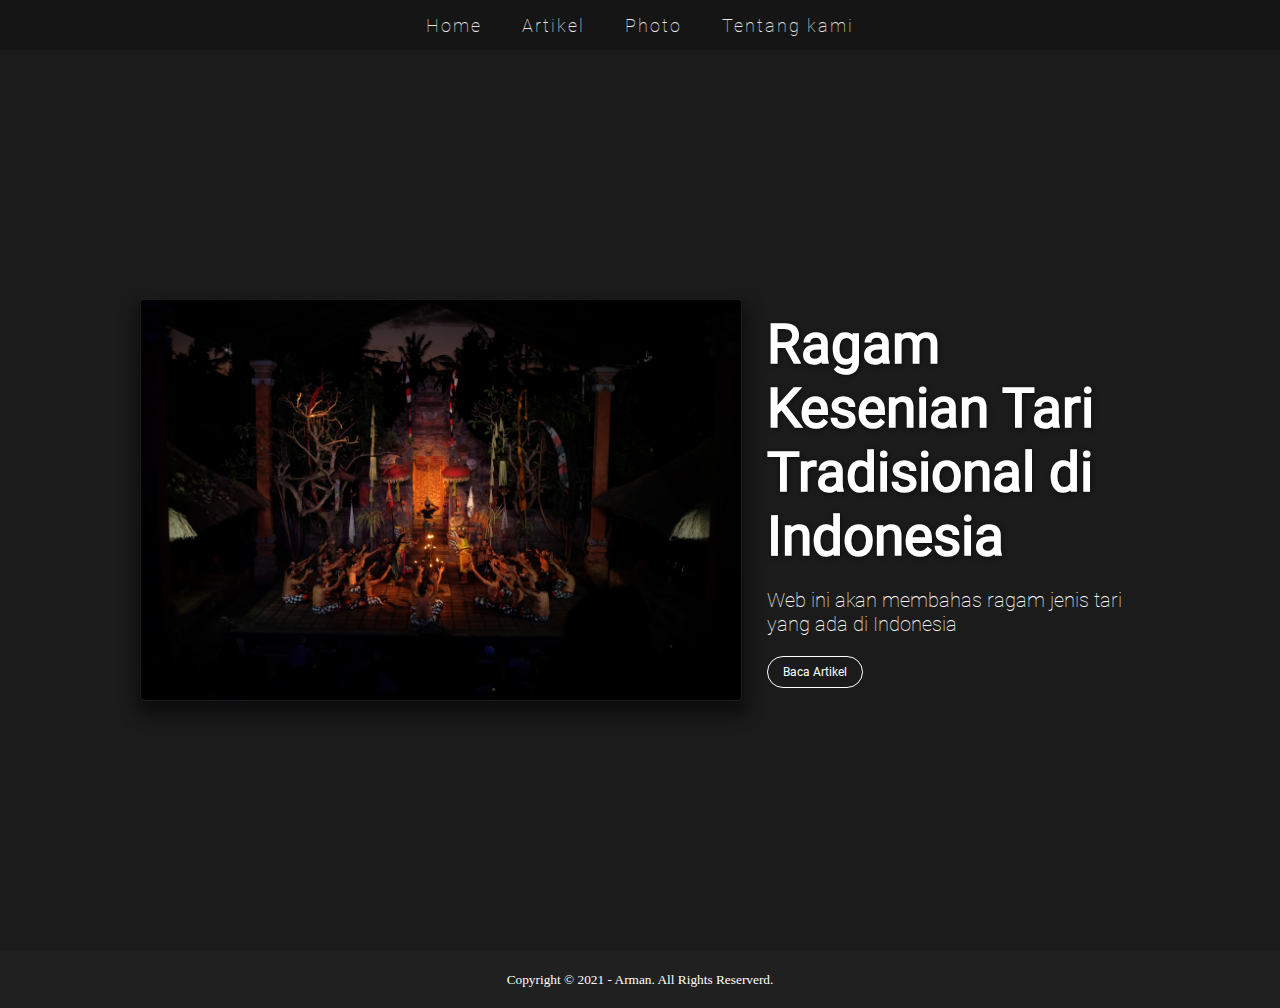
<file: index.html>
<!DOCTYPE html>
<html lang="en">
<head>
    <meta charset="UTF-8">
    <meta http-equiv="X-UA-Compatible" content="IE=edge">
    <meta name="viewport" content="width=device-width, initial-scale=1.0">
    <link rel="stylesheet" href="style.css">
    <title>Desain Web Arman</title>
</head>
<body>
   <div class="wrapper">
      <nav>
         <a href="index.html">Home</a>
         <a href="artikel.html">Artikel</a>
         <a href="photo.html">Photo</a>
         <a href="tentang.html">Tentang kami</a>
      </nav> 
      <div class="container" style="height: 100vh;">
          <div class="content">
            <img src="img/background.jpg" alt="tari">
            <div class="opening">
               <h1>Ragam Kesenian Tari Tradisional di Indonesia</h1>
               <p>Web ini akan membahas ragam jenis tari yang ada di Indonesia</p>
               <a href="artikel.html">Baca Artikel</a>
            </div>
         </div>
      </div>
      <!-- footer -->
      <footer>
         <small>Copyright &copy; 2021 - Arman. All Rights Reserverd. </small>
      </footer>
   </div>
</body>
</html>
</file>
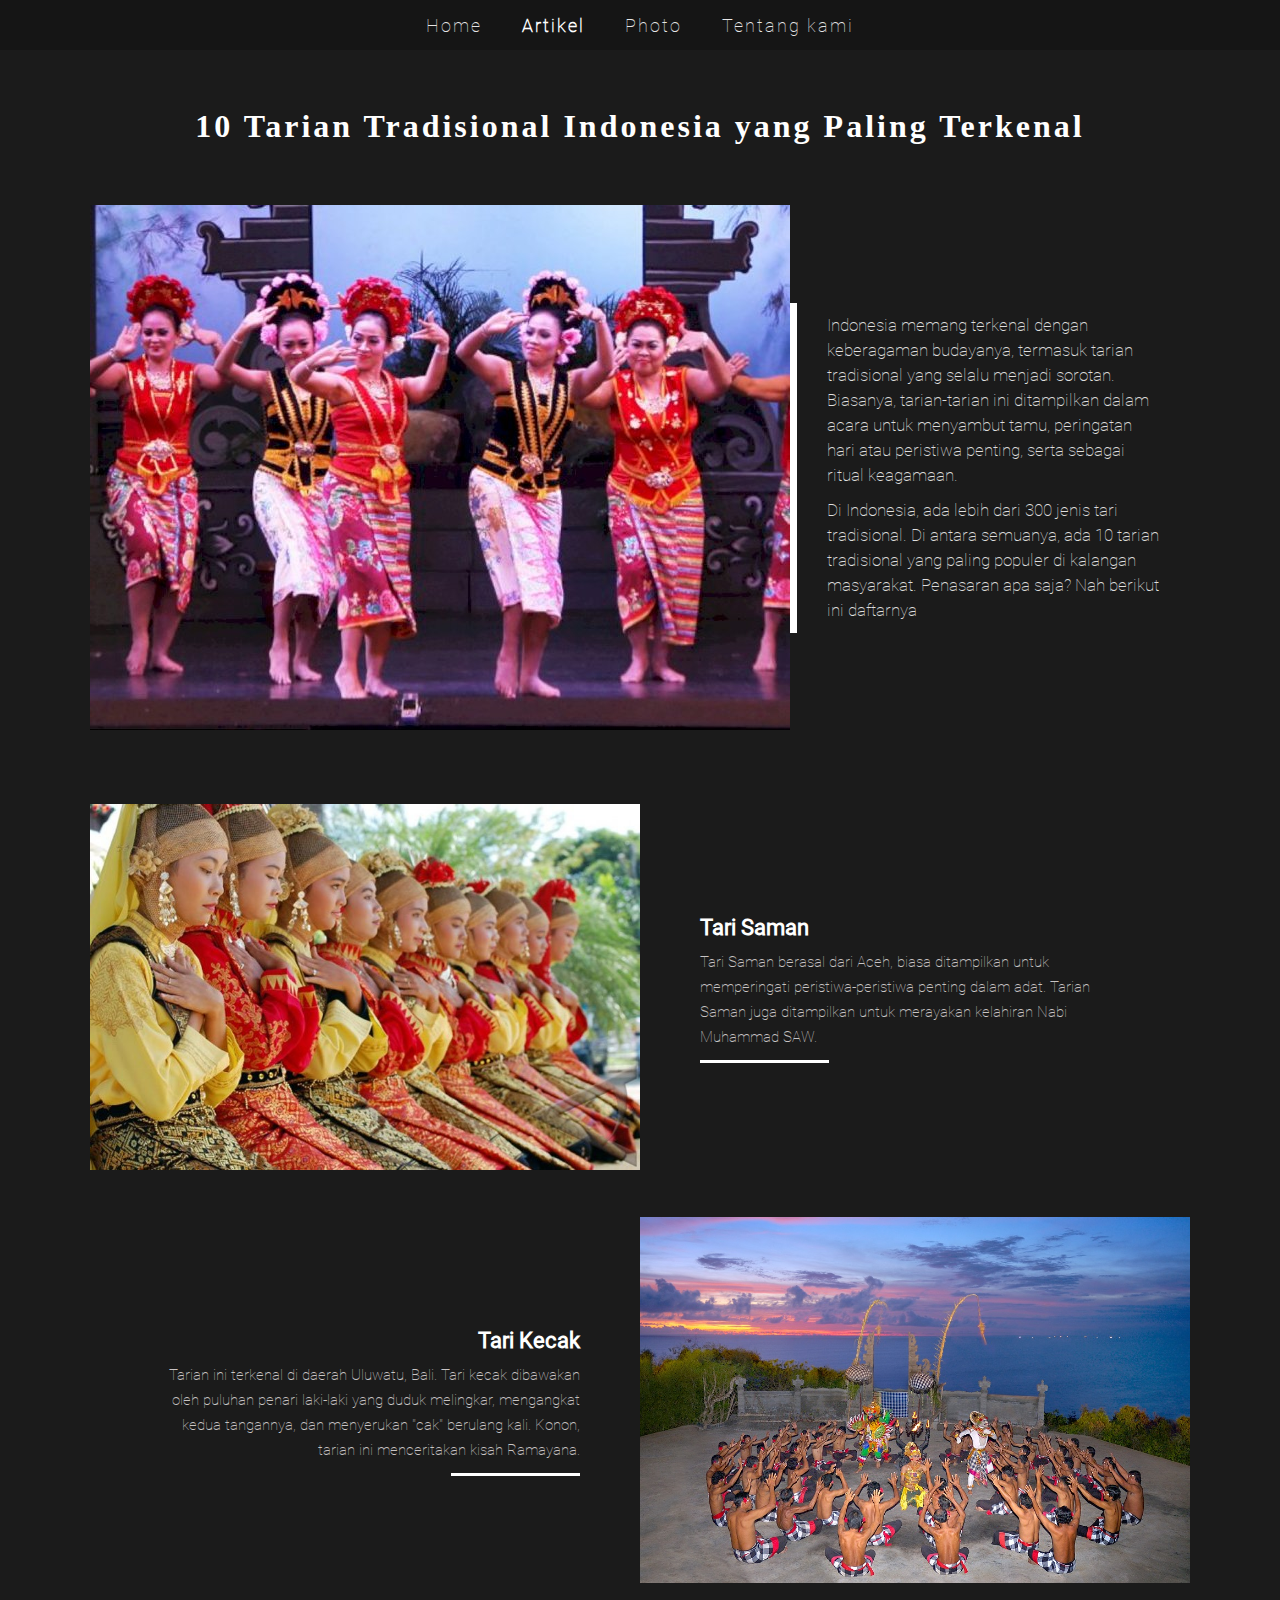
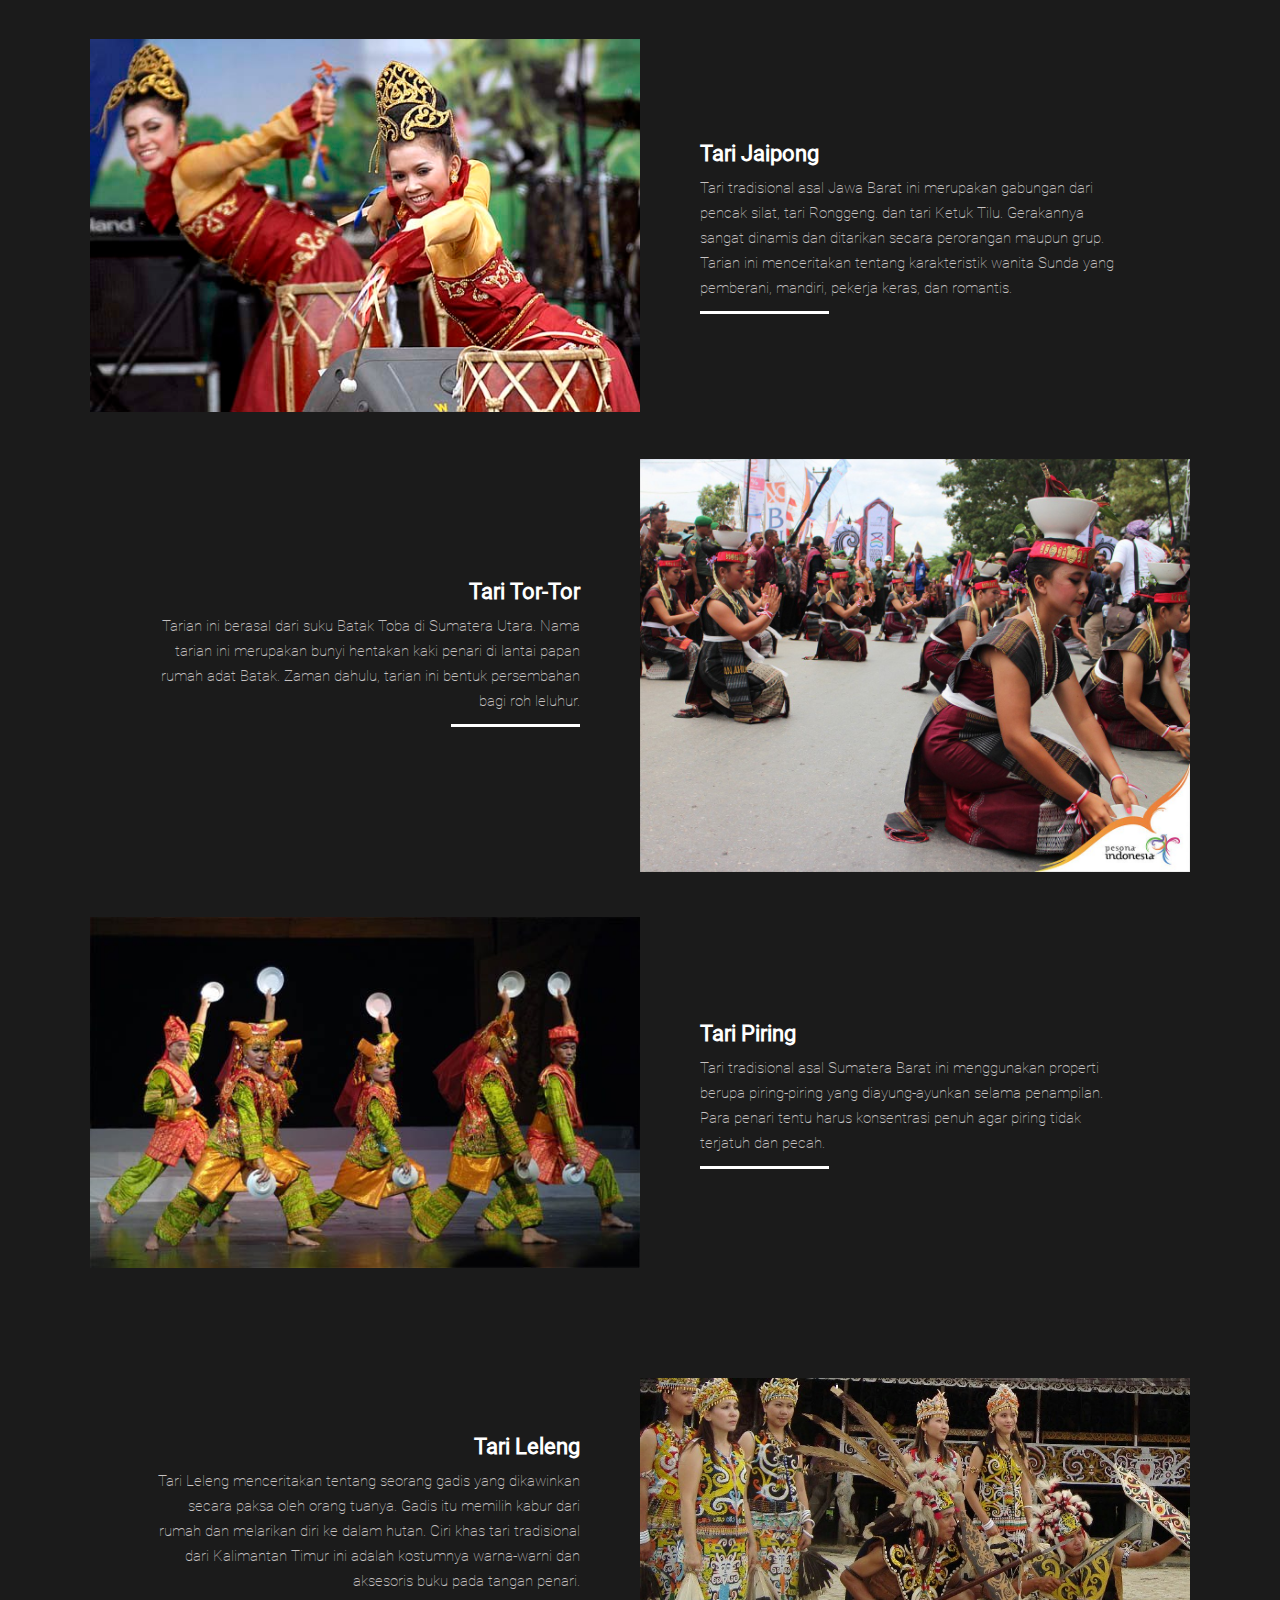
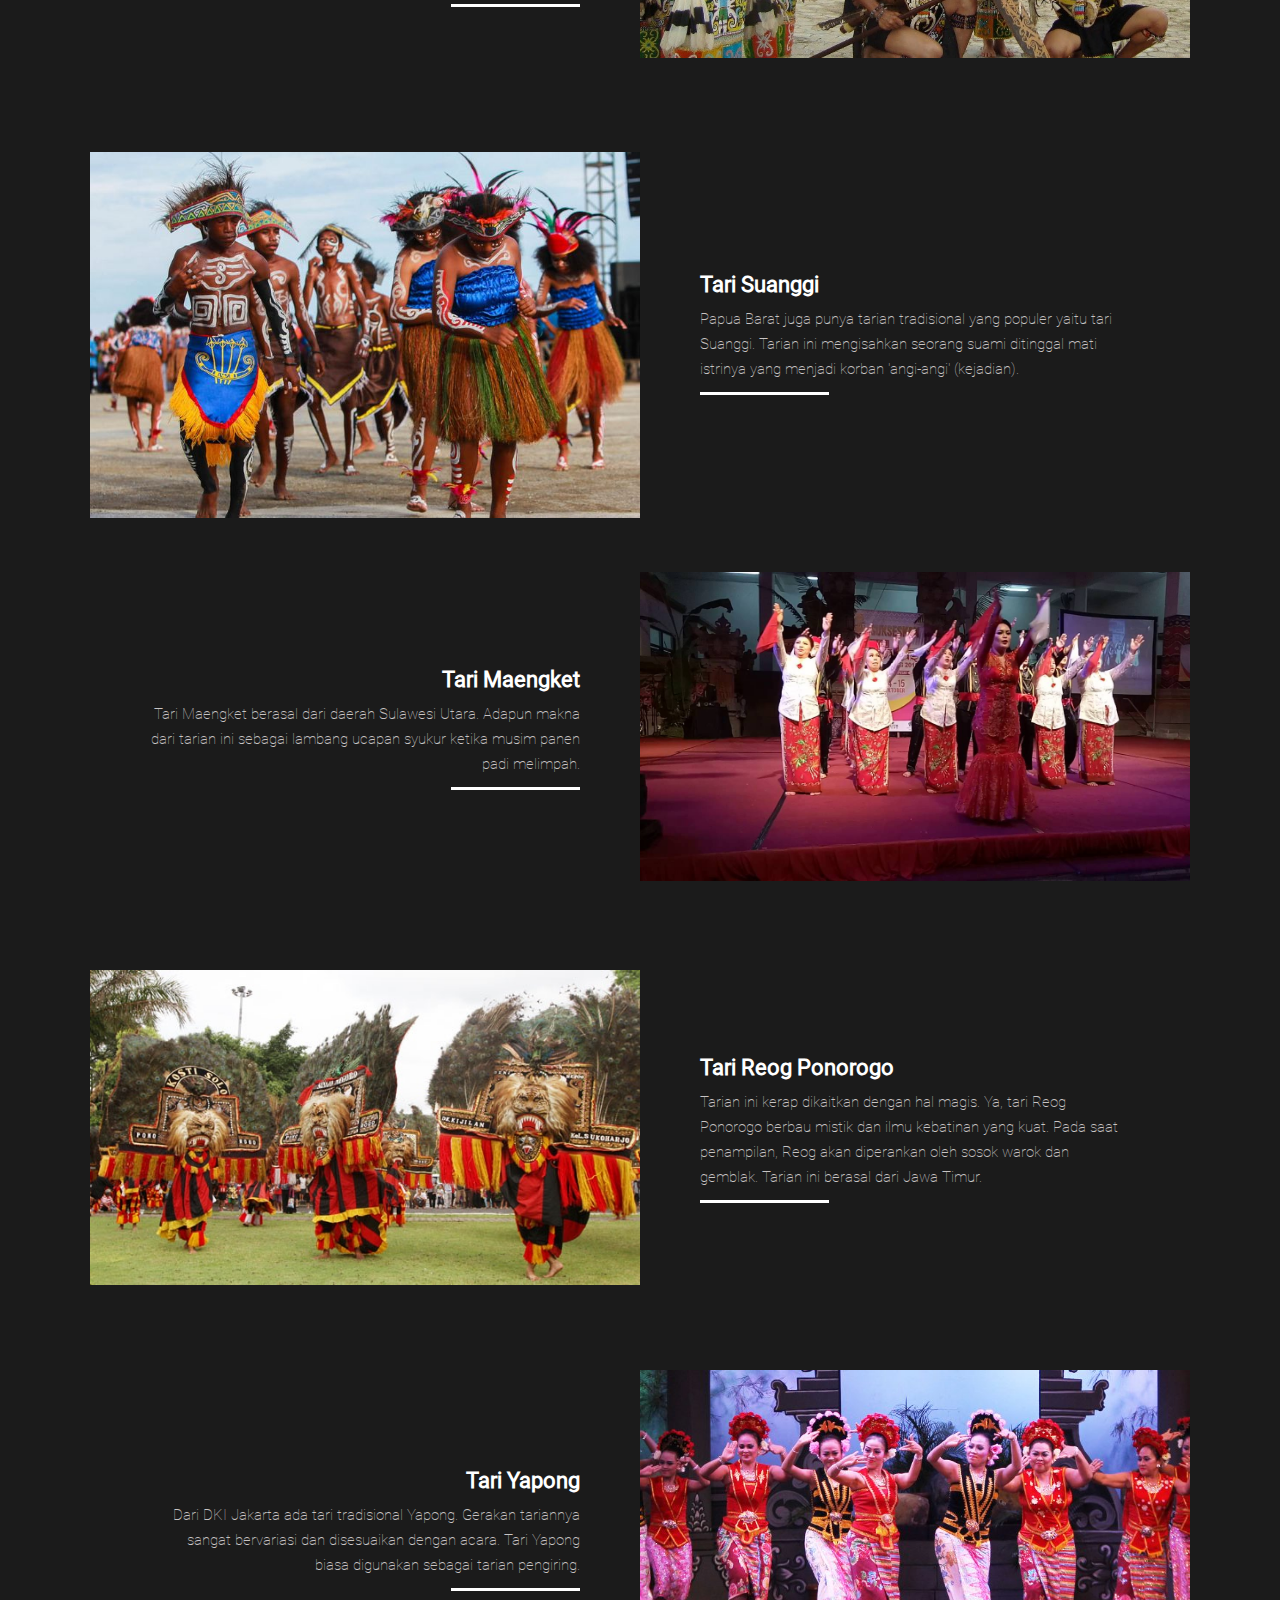
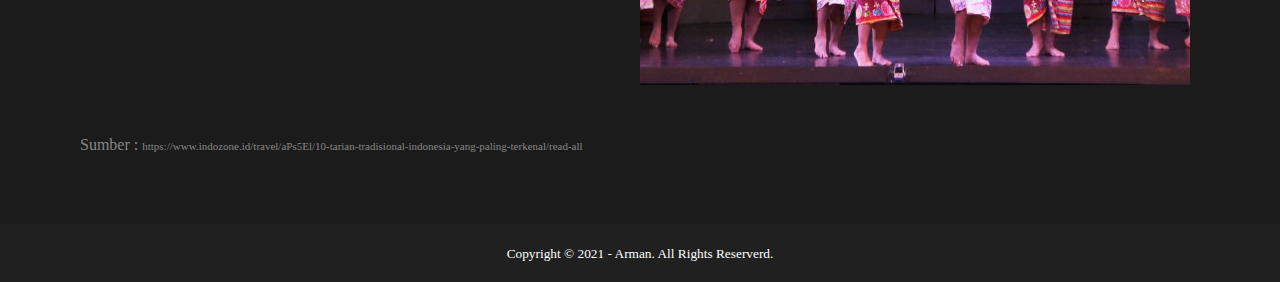
<file: artikel.html>
<!DOCTYPE html>
<html lang="en">
<head>
    <meta charset="UTF-8">
    <meta http-equiv="X-UA-Compatible" content="IE=edge">
    <meta name="viewport" content="width=device-width, initial-scale=1.0">
    <link rel="stylesheet" href="style.css">
    <title>Desain Web Arman</title>
</head>
<body>
    <div class="wrapper">
      <nav>
         <a href="index.html">Home</a>
         <a class="active" href="artikel.html">Artikel</a>
         <a href="photo.html">Photo</a>
         <a href="tentang.html">Tentang kami</a>
      </nav> 
      <br>
        <div class="container">
          
            <div class="artikel" id="article">
                <h1>10 Tarian Tradisional Indonesia yang Paling Terkenal</h1>
                <div class="artikel-content">
                    <img src="img/img-artikel.jpg" alt="tari1">
                    <div class="caption-artikel">
                        <!-- <h2>10 Tarian Tradisional Indonesia yang Paling Terkenal</h2> -->
                        <p>
                            Indonesia memang terkenal dengan keberagaman budayanya, termasuk tarian tradisional yang selalu menjadi sorotan. Biasanya, tarian-tarian ini ditampilkan dalam acara untuk menyambut tamu, peringatan hari atau peristiwa penting, serta sebagai ritual keagamaan.
                        </p>
                        <p>
                            Di Indonesia, ada lebih dari 300 jenis tari tradisional. Di antara semuanya, ada 10 tarian tradisional yang paling populer di kalangan masyarakat. Penasaran apa saja? Nah berikut ini daftarnya
                        </p>
                    </div>
                </div>

                <!-- Tari Saman -->
                <div class="artikel-galeri-1">
                    <div class="img-artikel-galeri-1">
                        <img src="img/tari-saman.jpg" alt="img-2">
                    </div>
                    <div class="caption-artikel-galeri-1">
                        <h2>Tari Saman</h2>
                        <p>Tari Saman berasal dari Aceh, biasa ditampilkan untuk memperingati peristiwa-peristiwa penting dalam adat. Tarian Saman juga ditampilkan untuk merayakan kelahiran Nabi Muhammad SAW.</p>
                        <div class="underline"></div>
                    </div>
                </div>

                <!-- Tari Kecak -->
                <div class="artikel-galeri-2">
                    <div class="img-artikel-galeri-2">
                        <img src="img/tari-kecak.jpg" alt="img-3">
                    </div>
                    <div class="caption-artikel-galeri-2">
                        <h2>Tari Kecak</h2>
                        <p>
                            Tarian ini terkenal di daerah Uluwatu, Bali. Tari kecak dibawakan oleh puluhan penari laki-laki yang duduk melingkar, mengangkat kedua tangannya, dan menyerukan "cak" berulang kali. Konon, tarian ini menceritakan kisah Ramayana.
                        </p>
                        <div class="underline"></div>
                    </div>
                </div>

                <!-- Tari Jaipong -->
                <div class="artikel-galeri-1">
                    <div class="img-artikel-galeri-1">
                        <img src="img/tari-jaipong.jpg" alt="img-2">
                    </div>
                    <div class="caption-artikel-galeri-1">
                        <h2>Tari Jaipong</h2>
                        <p>
                            Tari tradisional asal Jawa Barat ini merupakan gabungan dari pencak silat, tari Ronggeng. dan tari Ketuk Tilu. Gerakannya sangat dinamis dan ditarikan secara perorangan maupun grup. Tarian ini menceritakan tentang karakteristik wanita Sunda yang pemberani, mandiri, pekerja keras, dan romantis.
                        </p>
                        <div class="underline"></div>
                    </div>
                </div>

                <!-- Tari Tor tor -->
                <div class="artikel-galeri-2">
                    <div class="img-artikel-galeri-2">
                        <img src="img/tari-tor-tor.jpg" alt="img-3">
                    </div>
                    <div class="caption-artikel-galeri-2">
                        <h2>Tari Tor-Tor</h2>
                        <p>
                            Tarian ini berasal dari suku Batak Toba di Sumatera Utara. Nama tarian ini merupakan bunyi hentakan kaki penari di lantai papan rumah adat Batak. Zaman dahulu, tarian ini bentuk persembahan bagi roh leluhur.
                        </p>
                        <div class="underline"></div>
                    </div>
                </div>

                <!-- Tari Piring -->
                <div class="artikel-galeri-1">
                    <div class="img-artikel-galeri-1">
                        <img src="img/tari-piring.jpg" alt="img-2">
                    </div>
                    <div class="caption-artikel-galeri-1">
                        <h2>Tari Piring</h2>
                        <p>
                            Tari tradisional asal Sumatera Barat ini menggunakan properti berupa piring-piring yang diayung-ayunkan selama penampilan. Para penari tentu harus konsentrasi penuh agar piring tidak terjatuh dan pecah.
                        </p>
                        <div class="underline"></div>
                    </div>
                </div>

                <!-- Tari Leleng -->
                <div class="artikel-galeri-2">
                    <div class="img-artikel-galeri-2">
                        <img src="img/tari-leleng.jpg" alt="img-3">
                    </div>
                    <div class="caption-artikel-galeri-2">
                        <h2>Tari Leleng</h2>
                        <p>
                            Tari Leleng menceritakan tentang seorang gadis yang dikawinkan secara paksa oleh orang tuanya. Gadis itu memilih kabur dari rumah dan melarikan diri ke dalam hutan. Ciri khas tari tradisional dari Kalimantan Timur ini adalah kostumnya warna-warni dan aksesoris buku pada tangan penari.
                        </p>
                        <div class="underline"></div>
                    </div>
                </div>

                <!-- Tari Suanggi -->
                <div class="artikel-galeri-1">
                    <div class="img-artikel-galeri-1">
                        <img src="img/tari-suanggi.jpg" alt="img-2">
                    </div>
                    <div class="caption-artikel-galeri-1">
                        <h2>Tari Suanggi</h2>
                        <p>
                            Papua Barat juga punya tarian tradisional yang populer yaitu tari Suanggi. Tarian ini mengisahkan seorang suami ditinggal mati istrinya yang menjadi korban 'angi-angi' (kejadian).
                        </p>
                        <div class="underline"></div>
                    </div>
                </div>

                <!-- Tari Maengket -->
                <div class="artikel-galeri-2">
                    <div class="img-artikel-galeri-2">
                        <img src="img/tari-maengket.jpg" alt="img-3">
                    </div>
                    <div class="caption-artikel-galeri-2">
                        <h2>Tari Maengket</h2>
                        <p>
                            Tari Maengket berasal dari daerah Sulawesi Utara. Adapun makna dari tarian ini sebagai lambang ucapan syukur ketika musim panen padi melimpah.
                        </p>
                        <div class="underline"></div>
                    </div>
                </div>

                <!-- Tari reog ponorogo -->
                <div class="artikel-galeri-1">
                    <div class="img-artikel-galeri-1">
                        <img src="img/tari-reog-ponorogo.jpg" alt="img-2">
                    </div>
                    <div class="caption-artikel-galeri-1">
                        <h2>Tari Reog Ponorogo</h2>
                        <p>
                            Tarian ini kerap dikaitkan dengan hal magis. Ya, tari Reog Ponorogo berbau mistik dan ilmu kebatinan yang kuat. Pada saat penampilan, Reog akan diperankan oleh sosok warok dan gemblak. Tarian ini berasal dari Jawa Timur.
                        </p>
                        <div class="underline"></div>
                    </div>
                </div>

                <!-- Tari Yapong -->
                <div class="artikel-galeri-2">
                    <div class="img-artikel-galeri-2">
                        <img src="img/tari-yapong.jpg" alt="img-3">
                    </div>
                    <div class="caption-artikel-galeri-2">
                        <h2>Tari Yapong</h2>
                        <p>
                            Dari DKI Jakarta ada tari tradisional Yapong. Gerakan tariannya sangat bervariasi dan disesuaikan dengan acara. Tari Yapong biasa digunakan sebagai tarian pengiring.
                        </p>
                        <div class="underline"></div>
                    </div>
                </div>


                <span>Sumber : <a href="https://www.indozone.id/travel/aPs5El/10-tarian-tradisional-indonesia-yang-paling-terkenal/read-all" target="_blank">https://www.indozone.id/travel/aPs5El/10-tarian-tradisional-indonesia-yang-paling-terkenal/read-all</a></span>
            </div><!--./artikel-->
        </div><!-- ./Container-->

        <!-- footer -->
        <footer>
            <small>Copyright &copy; 2021 - Arman. All Rights Reserverd. </small>
        </footer>
    </div>
</body>
</html>
</file>
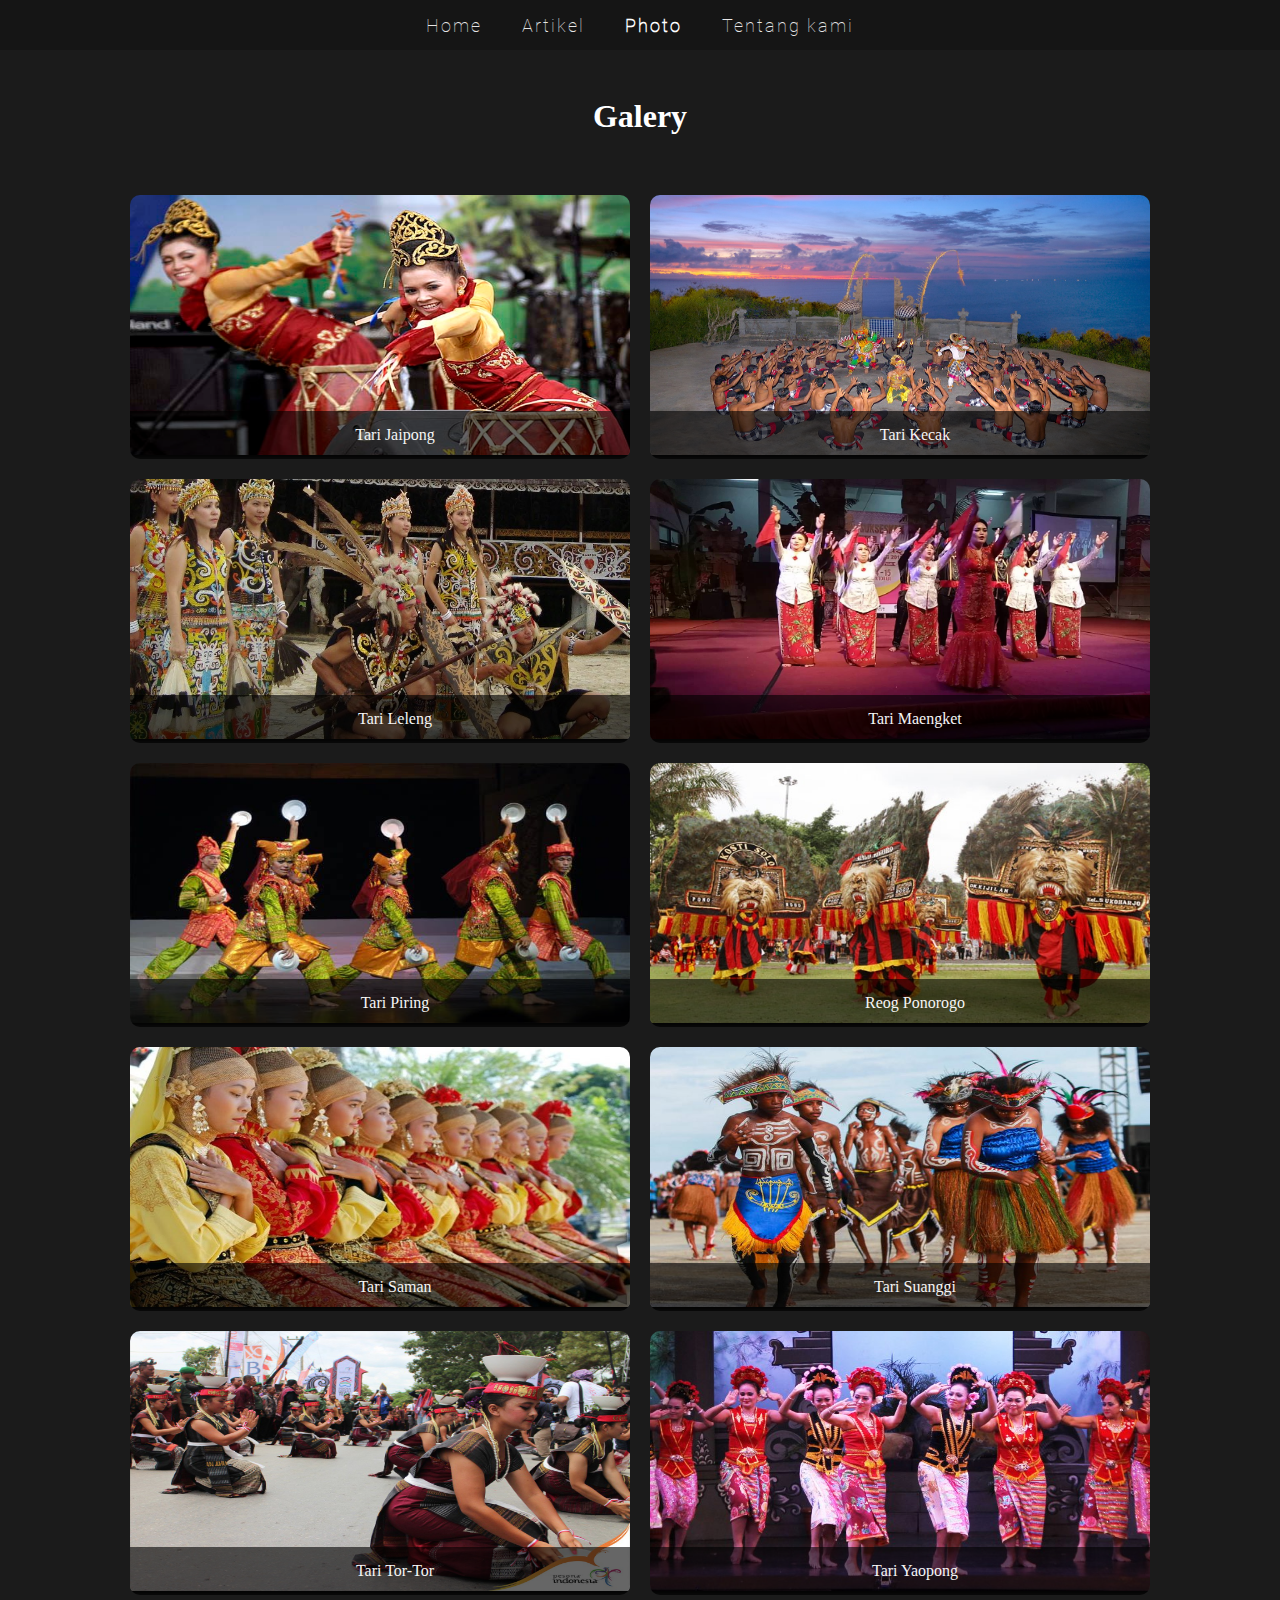
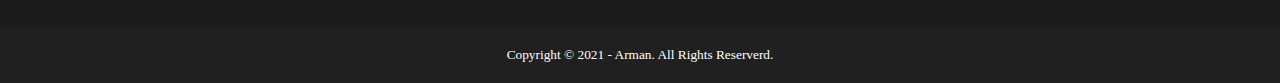
<file: photo.html>
<!DOCTYPE html>
<html lang="en">
<head>
    <meta charset="UTF-8">
    <meta http-equiv="X-UA-Compatible" content="IE=edge">
    <meta name="viewport" content="width=device-width, initial-scale=1.0">
    <link rel="stylesheet" href="style.css">
    <title>Desain Web Arman</title>
</head>
<body>
    <div class="wrapper">
        <nav>
            <a href="index.html">Home</a>
            <a href="artikel.html">Artikel</a>
            <a class="active" href="photo.html">Photo</a>
            <a href="tentang.html">Tentang kami</a>
         </nav> 
         <br>
        <div class="galery-photos" id="galery">
            <h1>Galery</h1>
            <div class="galery">
                <div class="img-card">
                    <img src="img/tari-jaipong.jpg" alt="img-1">
                    <p class="img-caption">Tari Jaipong</p>
                </div>
                <div class="img-card">
                    <img src="img/tari-kecak.jpg" alt="img-2">
                    <p class="img-caption">Tari Kecak</p>
                </div>
                <div class="img-card">
                    <img src="img/tari-leleng.jpg" alt="img-3">
                    <p class="img-caption">Tari Leleng</p>
                </div>
                <div class="img-card">
                    <img src="img/tari-maengket.jpg" alt="img-4">
                    <p class="img-caption">Tari Maengket</p>
                </div>
                <div class="img-card">
                    <img src="img/tari-piring.jpg" alt="img-5">
                    <p class="img-caption">Tari Piring</p>
                </div>
                <div class="img-card">
                    <img src="img/tari-reog-ponorogo.jpg" alt="img-6">
                    <p class="img-caption">Reog Ponorogo</p>
                </div>
                <div class="img-card">
                    <img src="img/tari-saman.jpg" alt="img-7">
                    <p class="img-caption">Tari Saman</p>
                </div>
                <div class="img-card">
                    <img src="img/tari-suanggi.jpg" alt="img-8">
                    <p class="img-caption">Tari Suanggi</p>
                </div>
                <div class="img-card">
                    <img src="img/tari-tor-tor.jpg" alt="img-9">
                    <p class="img-caption">Tari Tor-Tor</p>
                </div>
                <div class="img-card">
                    <img src="img/tari-yapong.jpg" alt="img-10">
                    <p class="img-caption">Tari Yaopong</p>
                </div>
            </div>
        </div><!--./galelry photos-->

        <!-- footer -->
        <footer>
            <small>Copyright &copy; 2021 - Arman. All Rights Reserverd. </small>
        </footer>
    </div>
</body>
</html>
</file>
<file: style.css>
*{
    padding: 0;
    margin: 0;
}
@font-face{
    font-family: 'Roboto-reguler';
    src: url(fonts/Roboto/Roboto-Regular.ttf);
}
@font-face{
    font-family: 'Roboto-thin';
    src: url(fonts/Roboto/Roboto-Thin.ttf);
}
nav{
    display: flex;
    justify-content: center;
    align-items: center;
    height: 50px;
    background-color: rgba(0,0,0,0.2);
}
nav a{
    color: rgb(230, 230, 230);
    padding: 10px 20px;
    text-decoration: none;
    font-family: 'Roboto-thin';
    font-size: 18px;
    letter-spacing: 2px;
}
nav a:hover{
    color: white;
    font-weight: 400;
}
nav a:hover::after{
    content: "";
    display: block;
    width: 50%;
    margin: auto;
    border-bottom:3px solid white;
    padding-bottom: 5px;
    margin-bottom: -8px;
}
.active{
    color: white;
    font-weight: bold;
}
.wrapper{
   background-color: rgb(27, 27, 27);
   height: 100%;
}
.container{
    width: 100%;
    display: flex;
    justify-content: center;
    align-items: center;
    padding: 10px 20px;
    box-sizing: border-box;
}
.opening{
    color: white;
    font-family: 'Roboto-reguler';  
}
.opening h1{
    font-size: 55px;
    text-shadow: 1px 1px 5px rgba(0,0,0,0.5);
}
.opening p{
    font-family: 'Roboto-thin';
    margin: 20px 0;
    font-size: 20px;
}
.opening a{
    text-decoration: none;
    display: inline-block;
    padding: 8px 15px;
    border-radius: 50px;
    border: 1px solid white;
    color: white;
    transition: 0.2s;
    font-size: 12px;
}
.opening a:hover{
    color: rgb(228, 228, 228);
    transform: scale(1.2);
    transition: 0.2s;
}
.content{
    width: 1000px;
    display: flex;
    justify-content: space-around;
    align-items: center;
}
.content img{
    width: 600px;
    border-radius: 5px;
    margin-right: 25px;
    border: 1px solid rgb(27, 27, 27);
    box-shadow: 1px 10px 15px 5px rgba(0,0,0,0.5);
    animation: hu__hu__ infinite 2s ease-in-out;
}


/* HALAMAN ARTIKEL */
/* Article */
.artikel{
    padding-top: 20px;
    padding-bottom: 60px;
    box-sizing: border-box;
}
.artikel h1{
    text-align: center;
    margin: 10px 0 20px;
    color: white;
    letter-spacing: 3px;
}

.artikel-content{
    display: flex;
    justify-content: center;
    padding:40px 10px;
    width: 1100px;
    margin: 20px auto;
}
.artikel-content img{
    max-width: 700px;
    height: auto;
}
.caption-artikel{
    align-self: center;
    padding: 0 30px;
    border-left: 7px solid #fff;
}
.caption-artikel p{
    font-size: 13pt;
    line-height: 25px;
    color: rgb(223, 223, 223);
}
.caption-artikel a{
    text-decoration: none;
    display: inline-block;
    padding: 10px 20px;
    background-color: rgb(255, 186, 57);
    border-radius: 5px;
    color: black;
    box-shadow: 1px 2px 3px rgba(0,0,0,0.6);
}
.caption-artikel a:hover{
    transform: scale(1.1);
}
.artikel h2{
    font-family: 'Roboto-reguler';
}
.artikel p{
    font-family: 'Roboto-thin';
    margin: 10px 0;
}
.artikel span{
    color: rgb(134, 134, 134);
    text-align: center;
}
.artikel span a{
    text-decoration: none;
    font-size: 11px;
    color: rgb(134, 134, 134);
}

/* Artikel galery */
.artikel-galeri-1{
    display: flex;
    width: 1100px;
    margin: 25px auto;
    align-items: center;
}
.img-artikel-galeri-1 img{
    max-width: 550px;
    height: auto;
}
.caption-artikel-galeri-1 h2{
    color: white;
}
.caption-artikel-galeri-1{
    align-self: flex-start;
    color: rgb(200, 196, 196);
    padding: 120px 60px;
    line-height: 25px;
    box-sizing: border-box;
    font-size: 11pt;
}
.underline{
    height: 3px;
    background-color: #fff;
    width: 30%;
}
/* Artikel 2 */
.artikel-galeri-2{
    display: flex;
    width: 1100px;
    margin: 25px auto;
    align-items: center;
}
.img-artikel-galeri-2{
    order: 2;
}
.img-artikel-galeri-2 img{
    max-width: 550px;
    height: auto;
}
.caption-artikel-galeri-2 h2{
    color: white;
}
.caption-artikel-galeri-2{
    align-self: flex-start;
    color: rgb(200, 196, 196);
    padding: 120px 60px;
    line-height: 25px;
    box-sizing: border-box;
    font-size: 11pt;
    order: 1;
    text-align: right;
}
.caption-artikel-galeri-2 .underline{
    height: 3px;
    background-color: #fff;
    width: 30%;
    float: right;
}


/* Halaman Tentang */
.tentang{
    width: 680px;
}
.tentang p{
    color: white;
    text-align: center;
    font-size: 20px;
    font-family: 'Roboto-thin';
    letter-spacing: 2px;
}
.daftar{
    margin: 5px auto;
    margin-bottom: 20px;
	padding: 10px;
}
.daftar h4{
	color: rgb(80, 78, 78);
}
.form, .form-modal{
    margin: 0 auto;
    width: 500px;
    background-color: white;
    box-sizing: border-box;
	box-shadow: 1px 1px 8px 2px rgba(0, 0, 0, 0.1);
	border-radius: 7px;
	border:1px solid rgb(197, 197, 197);
}
.form-header{
    padding: 20px;
    box-sizing: border-box;
    border-bottom: 1px solid rgba(0, 0, 0, 0.125);font-size: 15pt;
    color: rgb(80, 78, 78);
    position: relative;
}
.form-header a{
    position: absolute;
    right: 20px;
    top: 10px;
    text-decoration: none;
    font-size: 20pt;
    font-weight: bold;
    color: gray;
}
.form-body{
    padding: 40px 25px;
    box-sizing: border-box;
    text-align: center;
	align-items: center;
	color: rgb(80, 78, 78);
}
.form-body a{
    text-decoration: none;
    color: #007bff;;
}
.form-body a:hover{
    text-decoration: underline;
}

.form-control{
    width: 100%;
    padding: 10px;
    box-sizing: border-box;
    margin:10px 0 20px;
    border: 1px solid #bebebe;
    border-radius: 5px;
    font-size: 12pt;
    background-color: white;
}
.form-control:focus{
    box-shadow: 0px 0px 4px 1px #99caff;
    outline: none;
    background-color: white;
}
.form-control:hover{
	cursor: pointer;
	box-shadow: 0px 0px 4px 1px #a8cef7;
}
.form-footer{
    padding: 10px;
    box-sizing: border-box;
    background-color: rgba(0, 0, 0, 0.03);
    border-top: 1px solid rgba(0, 0, 0, 0.125);font-size: 15pt;
    color: rgb(80, 78, 78);
    display: flex;
    justify-content: flex-end;
}
.btn-submit, .btn-close{
    padding: 10px 20px;
    box-sizing: border-box;
    border-radius: 5px;
    border:none;
    color: white;
    margin: -10px 0 0;
    font-size: 12pt;
    margin: 2px;
}
.btn-submit{background-color:  #116e8a;}
.btn-submit:hover{
    background-color:  #13627a;
    cursor: pointer;
}



/* HALAMAN GALERY */
/* Galery */
.galery{
    display: flex;
    flex-wrap: wrap;
    justify-content: center;
    padding: 20px;
}
.galery-photos{
    padding: 0 20px;
}
.galery-photos h1{
    text-align: center;
    color: white;
    margin: 30px 0 ;
}
.galery img{
    width: 500px;
    height: 260px;
    box-shadow: 0px 2px 4px 0px rgba(0,0,0,0.8);
}
.img-card{
    margin: 10px;
    border-radius: 10px;
    position: relative;
    overflow: hidden;
}
.img-caption{
    width: 100%;
    padding: 15px;
    color: whitesmoke;
    text-align: center;
    background-color: rgba(0,0,0,0.6);
    position: absolute;
    bottom: 0;
}

/* Footer */
footer{
	padding:20px 0;
    box-sizing: border-box;
	background-color:rgb(32, 32, 32);
	color:#fff;
	text-align:center;
}

@media screen and (max-width:720px){
    nav a{
        font-size: 12px;
        padding: 8px 15px;
    }
    .opening{
        padding: 10px 30px;
        box-sizing: border-box;
        text-align: center;
    }
    .opening h1{
        font-size: 30px;
        margin-top: 20px;
    }
    .opening p{
        font-size: 16px;
    }
    .content{
        flex-direction: column;
        width: 100%;
    }
    .content img{
        max-width: 400px;
        margin: 0;
    }


    /* Artikel */
   .artikel{
    padding: 30px 10px;
    }
    .artikel-content{
        width: auto;
        flex-wrap: wrap;
        padding: 0;
    }
    .artikel-content img{
        max-width: 100%;
        margin: 20px auto;
    }
    .caption-artikel{
        border: none;
        background-color: transparent;
        color: rgb(95, 94, 94);
        padding: 5px;
        text-align: center;
    }
    .caption-artikel p{
        font-size: 12pt;
        line-height: 25px;
        text-align: justify;
    }
    .caption-artikel h2{
        color: black;
    }
    /* Artikel Galeri */
    .artikel-galeri-1, 
    .artikel-galeri-2{
        display: block;
        width: auto;
        background-color: rgb(26, 26, 26);
        margin: 10px 0;
    }
    .artikel-galeri-2{
        margin-top: 20px;
    }
    .img-artikel-galeri-1 img, 
    .img-artikel-galeri-2 img{
        max-width: 100%;
    }
    .caption-artikel-galeri-1,
    .caption-artikel-galeri-2{
        padding: 30px 0 50px;
        box-sizing: border-box;
        text-align: center;
    } 
    .caption-artikel-galeri-1 p,
    .caption-artikel-galeri-2 p{
        text-align: justify;
    }
    .artikel .underline{
        display: none;
    }


    /* Galeri */
   .galery img{
        width: 100%;
    }


    /* Tentang */
    .tentang{
        width: auto;
        padding: 10px 20px;
        box-sizing: border-box;
    }
    .tentang p{
        font-size: 15px;
    }
	.daftar{
		padding: 10px 30px;
	}
	.form, .form-modal, .daftar{
		width: auto;
    }
    .form-body label{
        font-size: 11pt;
    }
    .form-control{
        padding: 8px 10px;
    }
    .form-control::placeholder, .form-control::selection{
        font-size: 10pt;
    }
}


/* ANIMASI */
@keyframes hu__hu__ {
    50% { transform: translateY(20px) }
}

@keyframes fadeInLeft {
    from {
        opacity: 0;
        transform: translateX(-100%);
    }
    to { opacity: 1 }
}

@keyframes fadeInRight {
    from {
        opacity: 0;
        transform: translateX(100%);
    }
    to { opacity: 1 }
}
</file>
